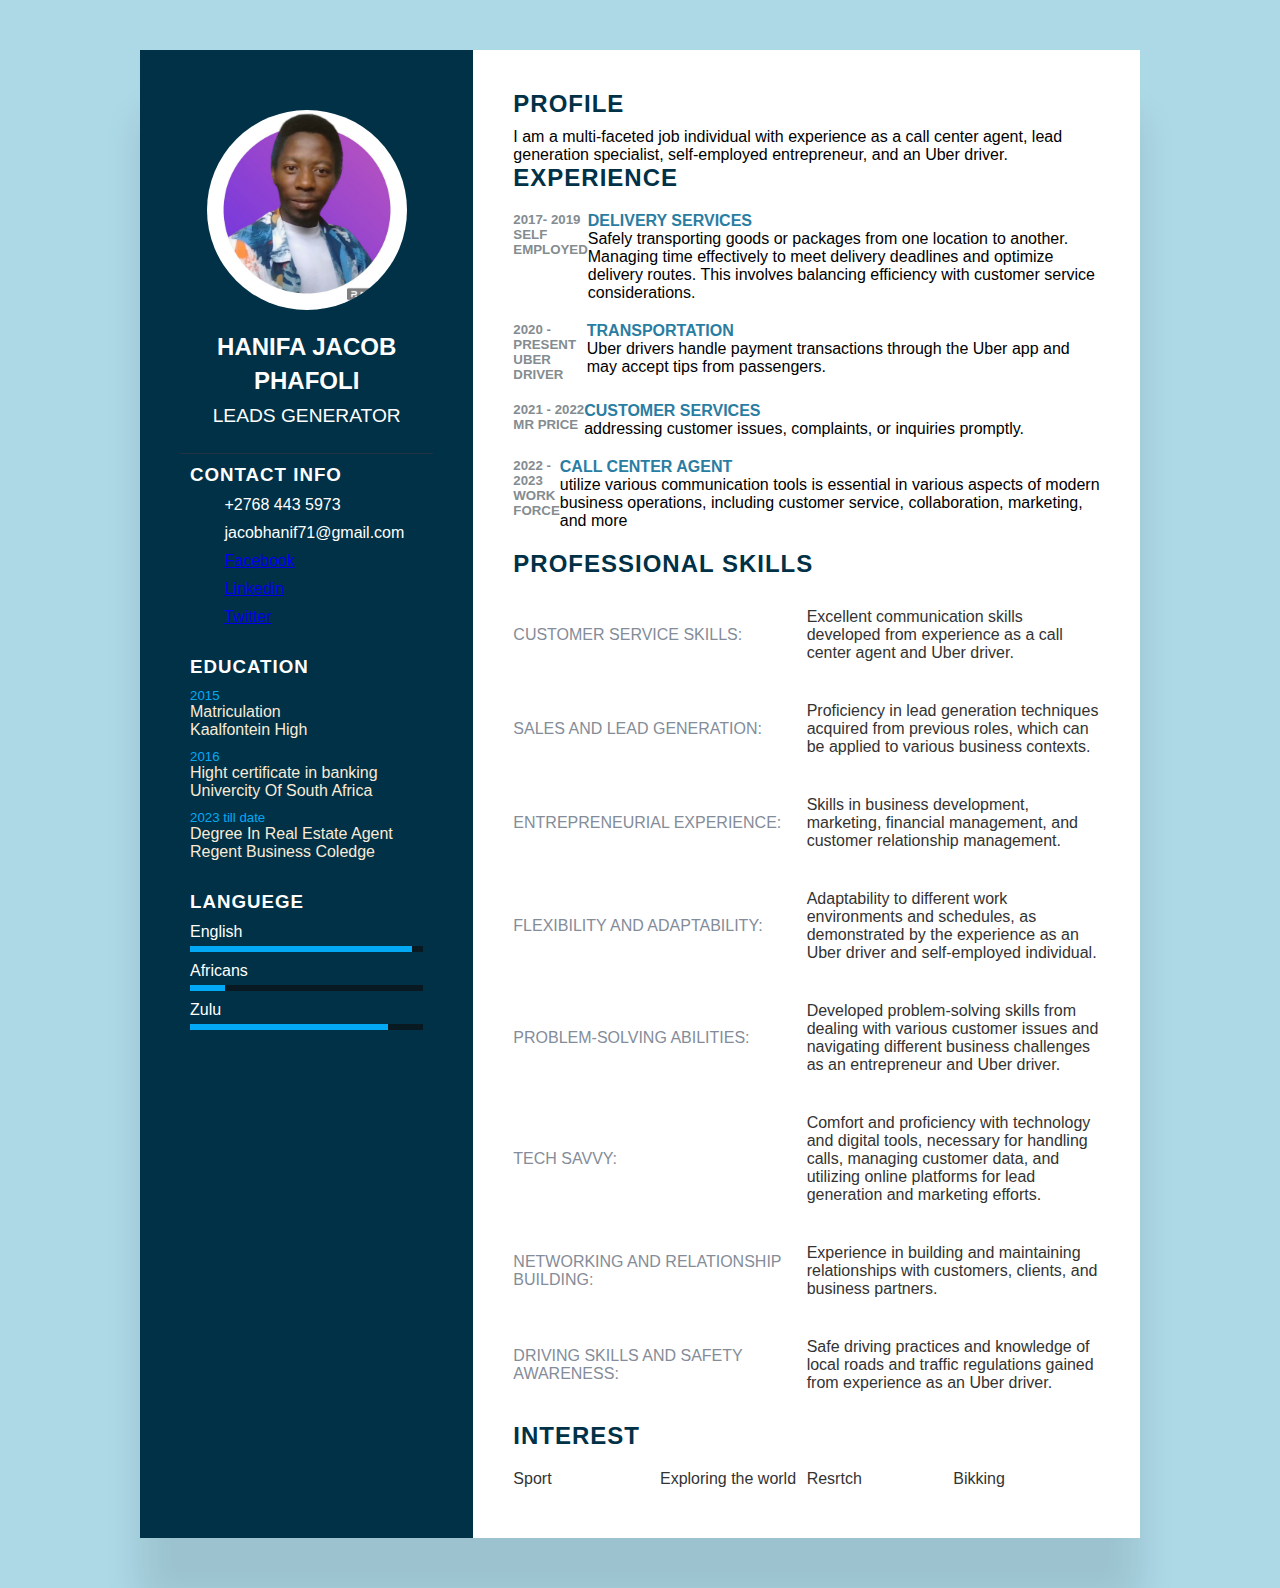
<file: mesoftAcademy.cv/index.html>
<!DOCTYPE html>
<html lang="en">
<head>
    <meta charset="UTF-8">
    <meta name="viewport" content="width=device-width, initial-scale=1.0">
    <link rel="stylesheet" href="style.css">
    <link rel="stylesheet" href="https://cdnjs.cloudflare.com/ajax/libs/font-awesome/6.5.1/css/all.min.css" integrity="sha512-DTOQO9RWCH3ppGqcWaEA1BIZOC6xxalwEsw9c2QQeAIftl+Vegovlnee1c9QX4TctnWMn13TZye+giMm8e2LwA==" crossorigin="anonymous" referrerpolicy="no-referrer" />
    <link rel="preconnect" href="https://fonts.googleapis.com">
    <link rel="preconnect" href="https://fonts.gstatic.com" crossorigin>
    <link href="https://fonts.googleapis.com/css2?family=Jost:ital,wght@0,100..900;1,100..900&display=swap" rel="stylesheet">
    <title>Document</title>
</head>
<body>
    <div class="container">
        <div class="left_side">
            <div class="profileText">
                <div class="imgBx">
                    <img src="images/jayhan.jpg" alt="">
                </div>
                <h2>Hanifa Jacob Phafoli <br><span>Leads Generator</span></h2>
            </div>
            <div class="containerInfo">
                <h3 class="title">Contact Info</h3>
                <ul>
                    <li>
                        <span class="icon"><i class="fa-solid fa-phone"></i></span>
                        <span class="text">+2768 443 5973</span>
                    </li>
                    <li>
                        <span class="icon"><i class="fa-regular fa-envelope"></i></span>
                        <span class="text">jacobhanif71@gmail.com</span>
                    </li>
                    <li>
                        <span class="icon"><i class="fa-brands fa-facebook"></i></i></span>
                        <span><a href="https://www.facebook.com/jacob.phafoli.9">Facebook</a></span>
                    </li>
                    <li>
                        <span class="icon"><i class="fa-brands fa-linkedin"></i></span>
                        <span><a href="https://www.linkedin.com/in/hanifa-jacob-phafoli-aa250b241/">Linkedin</a></span>
                    </li>
                    <li>
                        <span class="icon"><i class="fa-brands fa-twitter"></i></i></span>
                        <span><a href="https://twitter.com/home?lang=en">Twitter</a></span>
                    </li>
                </ul>
            </div>

            <div class="containerInfo education">
                <h3 class="title">Education</h3>
               <li>
                <h5>2015</h5>
                <h4>Matriculation</h4>
                <h4>Kaalfontein High</h4>
               </li>
               <li>
                <h5>2016</h5>
                <h4>Hight certificate in banking</h4>
                <h4>Univercity Of South Africa</h4>
               </li>
               <li>
                <h5>2023 till date</h5>
                <h4>Degree In Real Estate Agent</h4>
                <h4>Regent Business Coledge</h4>
               </li>
            </div>

            <div class="containerInfo languege">
                <h3 class="title">Languege</h3>
              <ul>
                <li>
                    <span class="text">English</span>
                    <span class="percentage">
                        <div style="width: 95%;"></div>
                    </span>
                </li>
                <li>
                    <span class="text">Africans</span>
                    <span class="percentage">
                        <div style="width: 15%;"></div>
                    </span>
                </li>
                <li>
                    <span class="text">Zulu</span>
                    <span class="percentage">
                        <div style="width: 85%;"></div>
                    </span>
                </li>
              </ul>
            </div>
        </div>
       
        <div class="right_side">
            <div class="about">
                <h2 class="title2"> Profile</h2>
                <p>I am a multi-faceted job individual with experience as a call center agent, lead generation specialist, self-employed entrepreneur, and an Uber driver.</p>
            </div>
            <div class="about1">
                <h2 class="title2"> Experience</h2>
                <div class="box">
                    <div class="years_company">
                        <h5>2017- 2019</h5>
                        <h5>Self Employed</h5>
                    </div>
                    <div class="text">
                        <h4>Delivery Services</h4>
                        <p>Safely transporting goods or packages from one location to another.</p>
                        <p>Managing time effectively to meet delivery deadlines and optimize delivery routes. This involves balancing efficiency with customer service considerations.</p>
                    </div>
                </div>
                <div class="box">
                    <div class="years_company">
                        <h5>2020 - present</h5>
                        <h5>Uber Driver</h5>
                    </div>
                    <div class="text">
                        <h4>Transportation</h4>
                        <p>Uber drivers handle payment transactions through the Uber app and may accept tips from passengers.</p>
                    </div>
                </div>
                <div class="box">
                    <div class="years_company">
                        <h5>2021 - 2022</h5>
                        <h5>Mr Price</h5>
                    </div>
                    <div class="text">
                        <h4>Customer Services</h4>
                        <p>addressing customer issues, complaints, or inquiries promptly.</p>
                    </div>
                </div>
                <div class="box">
                    <div class="years_company">
                        <h5>2022 - 2023</h5>
                        <h5>Work Force</h5>
                    </div>
                    <div class="text">
                        <h4>Call center Agent </h4>
                        <p> utilize various communication tools is essential in various aspects of modern business operations, including customer service, collaboration, marketing, and more</p>
                    </div>
                </div>
            </div>
            <div class="about skills">
                <h2 class="title2">professional skills</h2>
                <div class="box">
                    <h4>Customer Service Skills:</h4>
                    <div>
                        <li>Excellent communication skills developed from experience as a call center agent and Uber driver.</li>
                        
                    </div>
                </div>
                <div class="box">
                    <h4>Sales and Lead Generation:</h4>
                    <div>
                        <li>Proficiency in lead generation techniques acquired from previous roles, which can be applied to various business contexts.</li>
                    </div>
                </div>
                <div class="box">
                    <h4>Entrepreneurial Experience:</h4>
                    <div>
                        <li>Skills in business development, marketing, financial management, and customer relationship management.</li>
                    </div>
                </div>
                <div class="box">
                    <h4>Flexibility and Adaptability:</h4>
                    <div>
                        <li>Adaptability to different work environments and schedules, as demonstrated by the experience as an Uber driver and self-employed individual.</li>
                    </div>
                </div>
                <div class="box">
                    <h4>Problem-Solving Abilities:</h4>
                    <div>
                        <li>Developed problem-solving skills from dealing with various customer issues and navigating different business challenges as an entrepreneur and Uber driver.</li>
                    </div>
                </div>
                <div class="box">
                    <h4>Tech Savvy:</h4>
                    <div>
                        <li>Comfort and proficiency with technology and digital tools, necessary for handling calls, managing customer data, and utilizing online platforms for lead generation and marketing efforts.</li>
                    </div>
                </div>
                <div class="box">
                    <h4>Networking and Relationship Building:</h4>
                    <div>
                        <li>Experience in building and maintaining relationships with customers, clients, and business partners.</li>
                    </div>
                </div>
                <div class="box">
                    <h4>Driving Skills and Safety Awareness:</h4>
                    <div>
                        <li>Safe driving practices and knowledge of local roads and traffic regulations gained from experience as an Uber driver.</li>
                    </div>
                </div>
            </div>
            <div class="about interest">
                <h2 class="title2">interest</h2>
                <ul>
                    <li><i class="fa-regular fa-futbol"></i></i>Sport</li>
                    <li><i class="fa-solid fa-map-location-dot"></i></i>Exploring the world</li>
                    <li><i class="fa-solid fa-book"></i></i>Resrtch</li>
                    <li><i class="fa-solid fa-person-biking"></i></i>Bikking</li>
                </ul>
            </div>
        </div>
    </div>
</body>
</html>
</file>
<file: mesoftAcademy.cv/style.css>
*{
    margin: 0;
    padding: 0;
    box-sizing: border-box;
    font-family: 'Popping', sans-serif;
}
body{
    background: lightblue;
    display: flex;
    justify-content: center;
    align-items: center;
    margin-top: 0;
    min-height: 100vh;
}
li{
    list-style: none;
}
.container{
    position: relative;
    width: 100%;
    max-width: 1000px;
    min-height:  1000px;
    background: #fff;
    margin: 50px;
    display: grid;
    grid-template-columns: 1fr 2fr;
    box-shadow: 0 65px 35px rgba(0, 0, 0,0.1);
}
.container .left_side{
    position: relative;
    background: #003147;
    padding: 40px;
}
.profileText{
    position: relative;
    display: flex;
    flex-direction: column;
    align-items: center;
    padding: 20px;
    border-bottom: 1px solid rgba(166, 55, 55, 0.2);
}

.profileText .imgBx{
    position: relative;
    width: 200px;
    height: 200px;
    overflow: hidden;
    border-radius: 100px;
}

.profileText .imgBx img{
    position: absolute;
    top: 0;
    left: 0;
    width: 100%;
    height: 100%;
    object-fit: cover;
}
.profileText h2{
    color: #fff;
    font-size: 1.5em;
    margin-top: 20px;
    text-transform: uppercase;
    text-align: center;
    font-weight: 600;
    line-height: 1.4em;
}
.profileText h2 span{
  font-size: 0.8em;
  font-weight: 300;
}

.containerInfo{
    padding: 10px;
}
.title{
    color: #fff;
    text-transform: uppercase;
    font-weight: 600;
    letter-spacing: 1px;
    margin-bottom: 20pxs;
}
.containerInfo ul{
    position: relative;
}
.containerInfo ul li{
    position: relative;
    margin: 10px 0;
    cursor: pointer;
}

.icon{
    display: inline-block;
    width: 30px;
    font-size: 18px;
    color: #069de3;
}
.text{
   color: #fff;
   font-weight: 300;
   
}
 
.containerInfo .education li{
    margin-bottom: 15px;
}
.education h5{
   color: #03a9f4;
   font-weight: 500;
}
.education h4:nth-child(2){
    color: antiquewhite;
    font-weight: 500;
}

.education h4{
    color: antiquewhite;
    font-weight: 300;
}
.languege .percentage{
    position: relative;
    width: 100%;
    height: 6px;
    background: #081921;
    display: block;
    margin-top: 5px;
}

.languege .percentage div{
    position: absolute;
    top: 0;
    left: 0;
    height: 100%;
    background-color: #03a9f4;
}


.container .right_side{
    position: relative;
    background: #fff;
    padding: 40px;
}
.about:last-chid{
    margin-bottom: 50px;
}

.about{
    margin-bottom: 0;
}
.title2{
    color: #003147;
    text-transform: uppercase;
    letter-spacing: 1px;
    margin-bottom: 10px;
}
p{
    color: #000;
}
.box {
    display: flex;
    flex-direction: row;
    margin: 20px 0;
}
.years_company{
    max-width: 150px;
}

.years_company h5{
    text-transform: uppercase;
    color: #848c90;
    font-weight: 600;
}
.text h4{
    text-transform: uppercase;
    color: #2a7da2;
    font-size: 16px;
}
.skills .box{
  position: relative;
  width: 100%;
  display: grid;
  grid-template-columns: repeat(2,1fr);
  justify-content: center;
  align-items: center;
}

.skills .box h4{
    text-transform: uppercase;
    color: #848c99;
    font-weight: 500;
}

.interest ul{
    display: grid;
    grid-template-columns: repeat(4,1fr);
}

li{
    color: #333;
    font-weight: 500;
    margin: 10px 0;
}
.interest ul .fa{
    color: #03a9f4;
    font-size: 18px;
    width: 20px;
}

@media (max-width: 1000px) {
    .container{
        margin: 10px;
        grid-template-columns: repeat(1,1fr);
    }
    .interest ul{
       grid-template-columns: repeat(2,1fr);
    }
}
@media (max-width: 600px) {
    .about .box {
        flex-direction: column;
    }
    .about .years_company{
        max-width: 150px;
        margin-bottom: 5px;
    }
    .interest ul{
       grid-template-columns: repeat(1,1fr);
    }
    .skills .box{
      display: flex;
      flex-direction: column;
      justify-content: center;
      align-items: center;
    }
}
</file>
